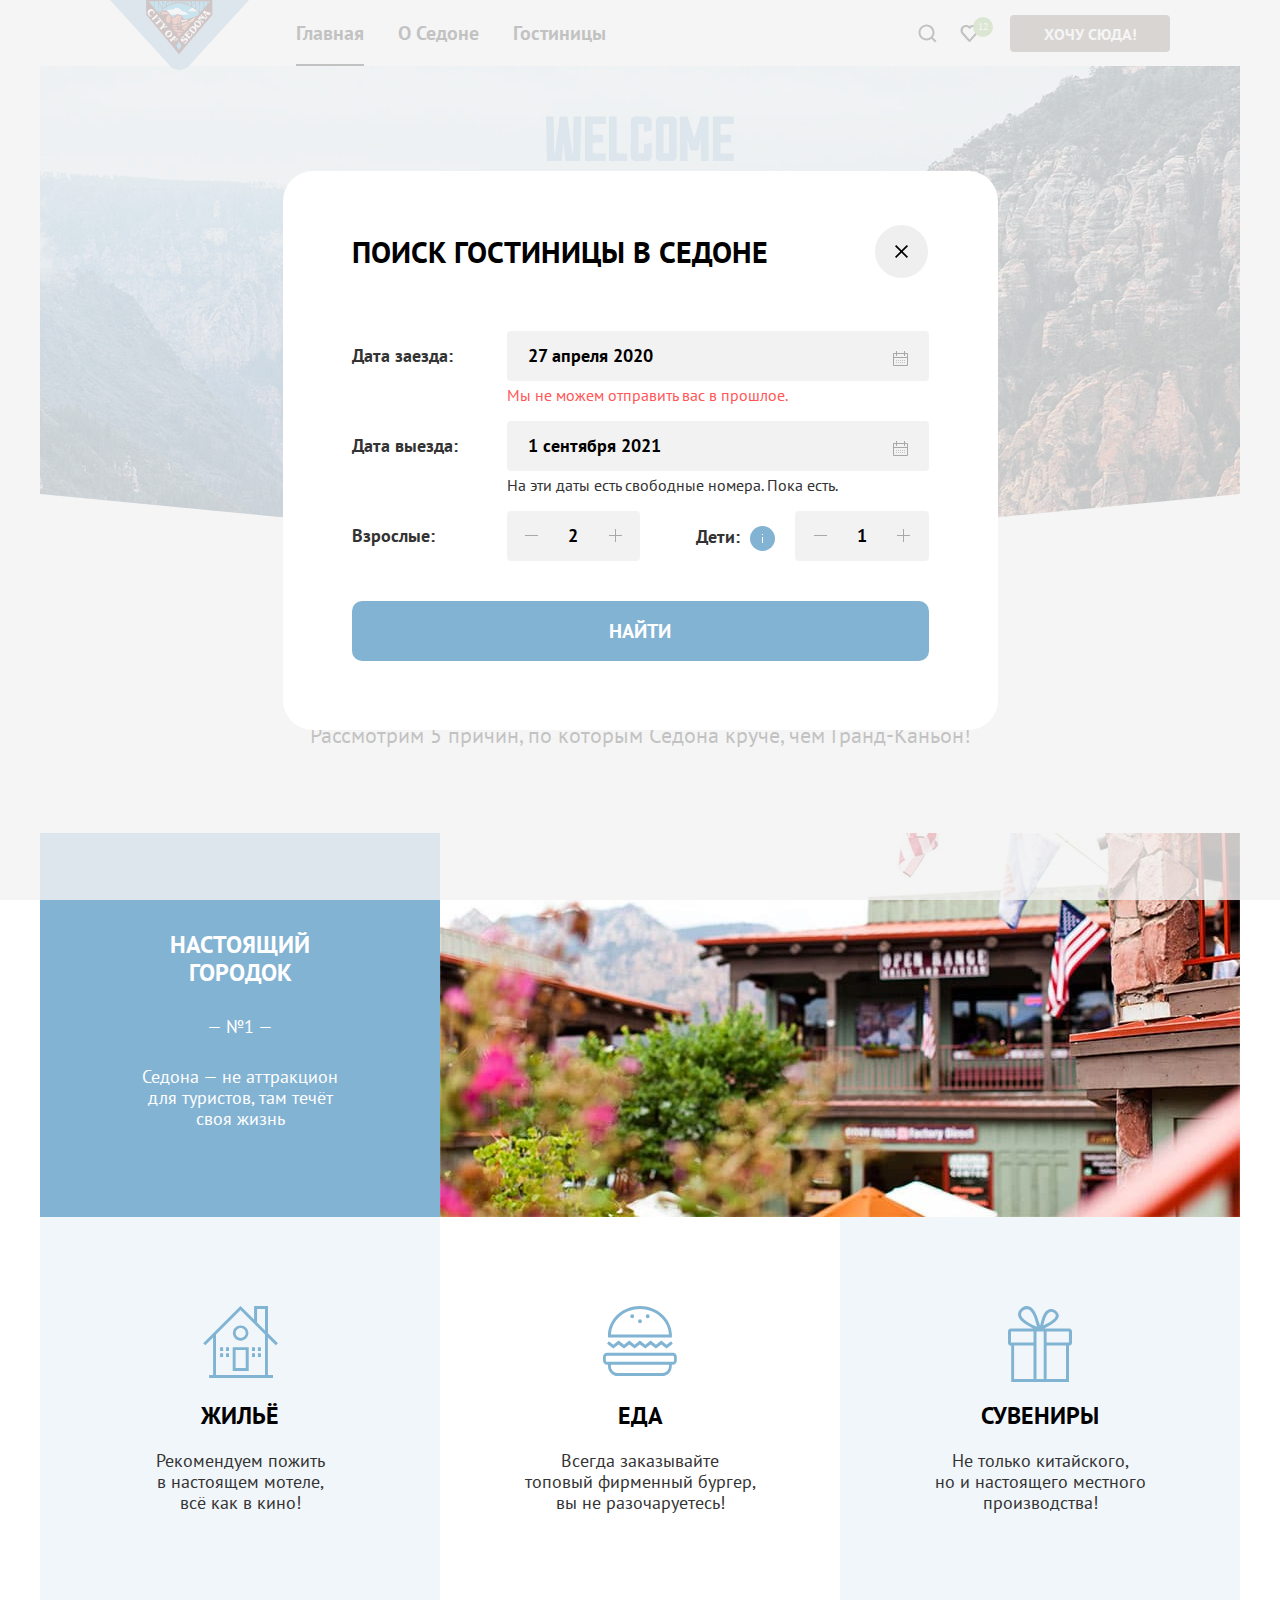
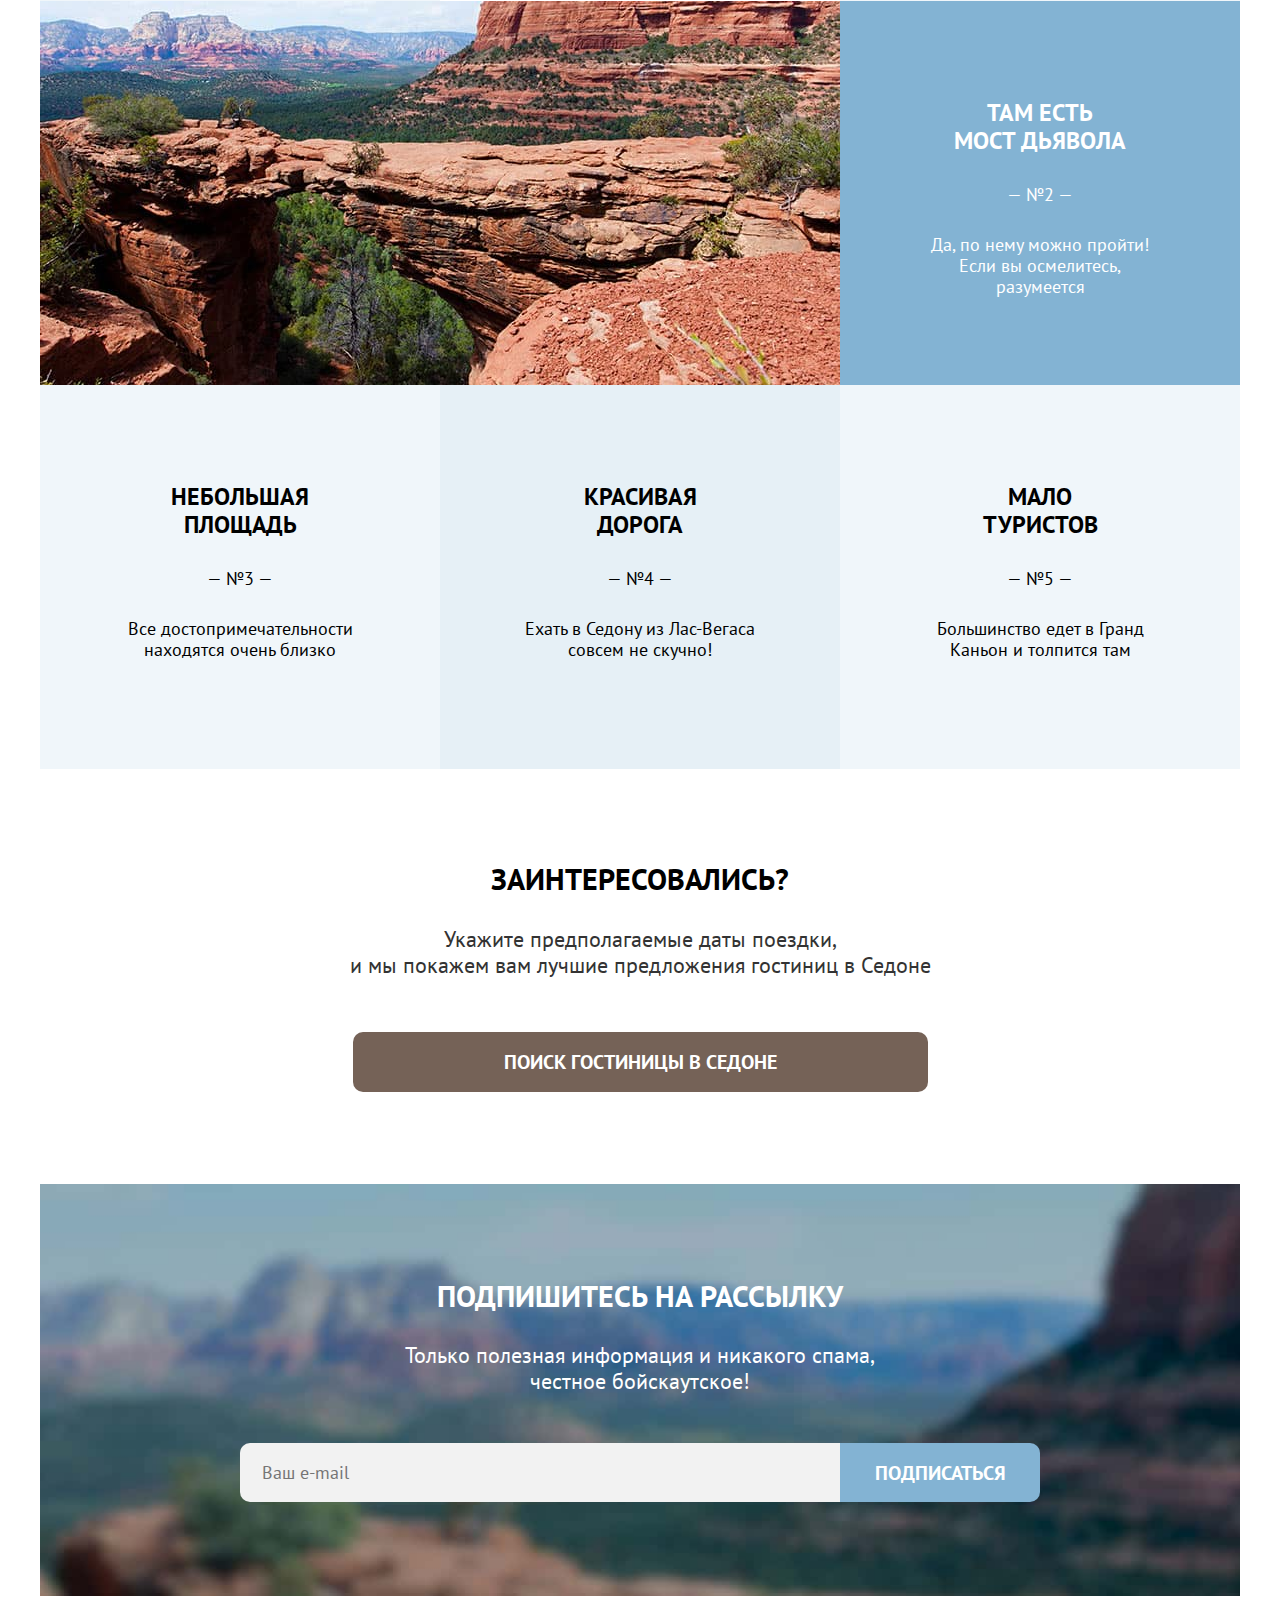
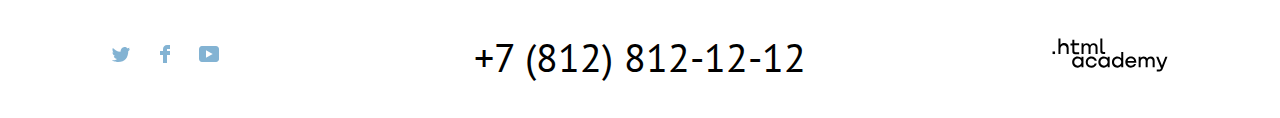
<file: index.html>
<!DOCTYPE html>
<html class="page" lang="ru">
  <head>
    <meta charset="UTF-8">
    <meta http-equiv="X-UA-Compatible" content="IE=edge">
    <meta name="viewport" content="width=<device-width>, initial-scale=1.0">
    <title>Sedona</title>
    <link rel="icon" type="images/png" sizes="32x32" href="images/favicon.png">
    <link rel="stylesheet" href="./css/style.css">
  </head>
  <body>
    <header class="page-header">
      <nav class="page-navigation">
        <a class="logo">
          <img src="./images/logo.svg" width="139" height="70" alt="Седона">
        </a>
        <ul class="navigation-list">
          <li class="navigation-item">
            <a class="navigation-link navigation-link-current">Главная</a>
          </li>
          <li class="navigation-item">
            <a href="#" class="navigation-link">О Седоне</a>
          </li>
          <li class="navigation-item">
            <a href="search-hotel.html" class="navigation-link">Гостиницы</a>
          </li>
        </ul>
        <ul class="navigation-list navigation-user">
          <li class="navigation-item">
            <a href="#" class="navigation-user-link">
              <svg class="icon-button" aria-hidden="true" focusable="false" xmlns="http://www.w3.org/2000/svg" width="19" height="19" viewBox="0 0 19 19">
                <path fill-rule="evenodd" clip-rule="evenodd" d="M18.5 17.0083L14.8 13.3287C15.8 12.0359 16.5 10.3453 16.5 8.4558C16.5 4.08011 12.9 0.5 8.5 0.5C4.1 0.5 0.5 4.17956 0.5 8.55525C0.5 12.9309 4.1 16.511 8.5 16.511C10.3 16.511 12 15.9144 13.4 14.8204L17.1 18.5L18.5 17.0083ZM8.5 14.5221C5.2 14.5221 2.5 11.837 2.5 8.55525C2.5 5.27348 5.2 2.5884 8.5 2.5884C11.8 2.5884 14.5 5.27348 14.5 8.55525C14.5 11.837 11.8 14.5221 8.5 14.5221Z"/>
              </svg>
              <span class="visually-hidden">Поиск</span>
            </a>
          </li>
          <li class="navigation-item">
            <a href="#" class="navigation-user-link">
              <svg class="icon-button" aria-hidden="true" focusable="false" xmlns="http://www.w3.org/2000/svg" width="19" height="17" viewBox="0 0 19 17">
                <path fill-rule="evenodd" clip-rule="evenodd" d="M9.444 17c-.301 0-.602-.1-.802-.4-5.416-6.1-6.72-7.5-7.02-7.9C.92 7.8.519 6.6.519 5.4c0-3 2.406-5.4 5.515-5.4 1.304 0 2.507.5 3.51 1.3C10.547.5 11.851 0 13.054 0c3.008 0 5.516 2.4 5.516 5.4 0 1.3-.502 2.5-1.304 3.4l-7.02 7.9c-.2.2-.401.3-.802.3ZM3.427 7.5c.3.4 3.51 4 6.117 6.9l6.218-7c.501-.5.702-1.2.702-2 0-1.8-1.505-3.3-3.31-3.3-1.002 0-2.005.5-2.707 1.3-.301.3-.602.4-.903.4-.3 0-.602-.2-.802-.4-.702-.8-1.705-1.3-2.708-1.3-1.805 0-3.31 1.5-3.31 3.3-.1.9.302 1.6.703 2.1-.1 0-.1 0 0 0Z"/>
              </svg>
              <span class="visually-hidden">Избранное</span>
              <span class="icon-button-counter">12</span>
            </a>
          </li>
          <li class="navigation-item">
            <a href="#" class="button button-secondary additional-menu-button">Хочу сюда!</a>
          </li>
        </ul>
      </nav>
    </header>
    <main class="main-container main-index">
      <div class="page-container">
        <div class="welcome">
          <h1 class="visually-hidden">Туристичкский город - Седона</h1>
        </div>
        <section class="advantages">
          <h2 class="visually-hidden">Преимущества</h2>
          <div class="advantages-content">
            <p class="section-title">Седона — небольшой городок в Аризоне, заслуживающий большего!</p>
            <p class="section-description">Рассмотрим 5 причин, по которым Седона круче, чем Гранд-Каньон!</p>
          </div>
          <ol class="advantages-list">
            <li class="advantages-item advantages-item-large">
              <div class="advantages-item-container">
                <h3 class="advantages-title">Настоящий<br>городок</h3>
                <p class="advantages-text">Седона — не аттракцион<br>для туристов, там течёт<br>своя жизнь</p>
              </div>
              <img class="advantages-pic" src="./images/photo-1.jpg" width="800" height="384" alt="Фото города Седона с заведениями">
              <ul class="advantages-list-inner">
                <li class="advantages-item-inner advantages-item-inner-home">
                  <h4 class="advantages-title">Жильё</h4>
                  <p class="advantages-text">Рекомендуем пожить<br>в настоящем мотеле,<br>всё как в кино!</p>
                </li>
                <li class="advantages-item-inner advantages-item-inner-food">
                  <h4 class="advantages-title">Еда</h4>
                  <p class="advantages-text">Всегда заказывайте<br>топовый фирменный бургер,<br>вы не разочаруетесь!</p>
                </li>
                <li class="advantages-item-inner advantages-item-inner-present">
                  <h4 class="advantages-title">Сувениры</h4>
                  <p class="advantages-text">Не только китайского,<br>но и настоящего местного<br>производства!</p>
                </li>
              </ul>
            </li>
            <li class="advantages-item advantages-item-large">
              <div class="advantages-item-container">
                <h3 class="advantages-title">Там есть<br>мост дьявола</h3>
                <p class="advantages-text">Да, по нему можно пройти!<br>Если вы осмелитесь,<br>разумеется</p>
              </div>
              <img class="advantages-pic" src="./images/photo-2.jpg" width="800" height="384" alt="Фото моста дьявола с горным пейзажем" >
            </li>
            <li class="advantages-item">
              <div class="advantages-item-container">
                <h3 class="advantages-title">Небольшая<br>площадь</h3>
                <p class="advantages-text">Все достопримечательности находятся очень близко</p>
              </div>
            </li>
            <li class="advantages-item">
              <div class="advantages-item-container">
                <h3 class="advantages-title">Красивая<br>дорога</h3>
                <p class="advantages-text">Ехать в Седону из Лас-Вегаса совсем не скучно!</p>
              </div>
            </li>
            <li class="advantages-item">
              <div class="advantages-item-container">
                <h3 class="advantages-title">Мало<br>туристов</h3>
                <p class="advantages-text">Большинство едет в Гранд<br>Каньон и толпится там</p>
              </div>
            </li>
          </ol>
        </section>
        <section class="search-hotel">
          <h2 class="visually-hidden">Поиск Гостиницы</h2>
          <p class="search-title">Заинтересовались?</p>
          <p class="search-text">Укажите предполагаемые даты поездки,<br>и мы покажем вам лучшие предложения гостиниц в Седоне</p>
          <a class="search-button button button-secondary button-large" href="search-hotel.html">Поиск гостиницы в Седоне</a>
        </section>
        <section class="maling maling-main">
          <h2 class="maling-title">Подпишитесь на рассылку</h2>
          <p class="maling-text">Только полезная информация и никакого спама,<br>честное бойскаутское!</p>
          <form class="maling-form" action="https://echo.htmlacademy.ru/" method="post">
            <p class="maling-field">
              <label class="visually-hidden" for="news-maling-email">Email</label>
              <input class="subscribe-field field" placeholder="Ваш e-mail" type="email" name="news-maling-email" id="news-maling-email" required>
              <button class="maling-button button button-large" type="submit">Подписаться</button>
            </p>
          </form>
        </section>
      </div>
    </main>
    <footer class="page-footer">
        <section class="footer-social">
          <h2 class="visually-hidden">Социальные сети</h2>
          <ul class="footer-social-list">
            <li class="footer-social-item">
              <a class="footer-social-link" href="https://twitter.com/htmlacademy_ru">
                <span class="visually-hidden">Твиттер</span>
                <svg class="footer-social-pic" aria-hidden="true" focusable="false" xmlns="http://www.w3.org/2000/svg" width="18" height="15" viewBox="0 0 18 15">
                  <path d="M11.6.2c1.8-.5 3.2.3 3.8 1.2.7-.2 1.4-.5 2.1-.7 0 .9-.6 1.5-.9 1.8.7.1 1.4-.6 1.4-.6-.2 1-1.1 1.8-1.7 2C16.1 10.7 13 15.1 5.7 15h-.5c-.4 0-4.4-.5-5.2-1.9 2.4.2 4.1-.4 5-1.2-1-.3-2.9-.4-3.2-2.9.4.1.6.2 1.3.1C1.8 8.3.4 7.5.5 5.3c.3.3 1.1.5 1.4.5C1.1 5.6-.2 2.5.9.9c1.9 1.9 4 3.6 7.6 3.8C8.7 2.3 9.7.8 11.6.2Z"/>
                </svg>
              </a>
            </li>
            <li class="footer-social-item">
              <a class="footer-social-link" href="https://www.facebook.com/htmlacademy">
                <span class="visually-hidden">Фейсбук</span>
                <svg class="footer-social-pic" aria-hidden="true" focusable="false" xmlns="http://www.w3.org/2000/svg" width="10" height="18" viewBox="0 0 10 18">
                  <path d="M7 0C4.8 0 3 1.8 3 4v2H0v4h3v8h4v-8h3V6H7V4h3V0H7Z"/>
                </svg>
              </a>
            </li>
            <li class="footer-social-item">
              <a class="footer-social-link" href="https://www.youtube.com/c/HTMLAcademyRUS">
                <span class="visually-hidden">Ютуб</span>
                <svg class="footer-social-pic" aria-hidden="true" focusable="false" xmlns="http://www.w3.org/2000/svg" width="20" height="16" viewBox="0 0 20 16">
                  <path d="M17 0H2.9C1.2 0 0 1.5 0 3.2v9.5C0 14.5 1.2 16 2.9 16h14.3c1.5 0 2.9-1.5 2.9-3.2V3.2C19.9 1.5 18.7 0 17 0ZM7 11.8V4.2L13.7 8 7 11.8Z"/>
                </svg>
              </a>
            </li>
          </ul>
          <h2 class="visually-hidden">Номер для связи</h2>
          <address class="footer-number">
            <a class="footer-number-tel" href="+78128121212">+7 (812) 812-12-12</a>
          </address>
          <h2 class="visually-hidden">Спонсор сайта</h2>
          <a class="footer-sponsor-link" href="https://htmlacademy.ru/">
            <svg class="footer-sponsor-pic" aria-hidden="true" focusable="false" xmlns="http://www.w3.org/2000/svg" width="116" height="34" viewBox="0 0 116 34">
              <path d="M0.550171 13.4498V16.0498H3.05017V13.4498H0.550171Z"/>
              <path d="M12.1506 5.0498C10.5506 5.0498 9.35056 5.7498 8.55056 6.7498H8.45056V0.549805H6.45056V16.0498H8.45056V10.7498C8.45056 8.64981 9.75056 7.1498 11.7506 7.1498C13.5506 7.1498 14.6506 8.5498 14.6506 10.3498V16.0498H16.6506V9.9498C16.7506 6.9498 14.8506 5.0498 12.1506 5.0498Z"/>
              <path d="M27.1506 5.3499H22.3506V1.6499H20.3506V5.4499H18.4506V7.4499H20.3506V13.4499C20.3506 15.1499 21.3506 16.1499 23.0506 16.1499H27.1506V14.1499H23.4506C22.7506 14.1499 22.3506 13.7499 22.3506 13.0499V7.3499H27.1506V5.3499Z"/>
              <path d="M41.6502 5.14978C40.0502 5.14978 38.7502 5.94978 38.1502 7.24978H38.0502C37.4502 6.04978 36.2502 5.14978 34.6502 5.14978C33.2502 5.14978 32.1502 5.94978 31.5502 6.94978H31.4502V5.34978H29.5502V15.9498H31.5502V10.5498C31.5502 8.54978 32.5502 7.04978 34.1502 7.04978C35.6502 7.04978 36.5502 8.04978 36.5502 9.64978V15.9498H38.5502V10.3498C38.5502 7.94978 39.9502 7.04978 41.1502 7.04978C42.6502 7.04978 43.5502 8.04978 43.5502 9.64978V15.9498H45.5502V9.44978C45.6502 6.94978 44.1502 5.14978 41.6502 5.14978Z"/>
              <path d="M48.35 13.2498C48.35 14.9498 49.35 15.9498 51.15 15.9498H53.15V13.9498H51.45C50.75 13.9498 50.35 13.5498 50.35 12.8498V0.549805H48.35V13.2498Z"/>
              <path d="M29.4498 20.2497C28.5498 19.1497 27.2498 18.4497 25.5498 18.4497C22.4498 18.4497 20.1498 20.7497 20.1498 24.0497C20.1498 27.3497 22.4498 29.6497 25.5498 29.6497C27.3498 29.6497 28.5498 28.8497 29.3498 27.7497H29.4498V29.3497H31.4498V18.7497H29.4498V20.2497ZM25.8498 27.6497C23.6498 27.6497 22.2498 26.0497 22.2498 24.0497C22.2498 22.0497 23.6498 20.4497 25.8498 20.4497C28.0498 20.4497 29.4498 22.0497 29.4498 24.0497C29.4498 25.9497 28.0498 27.6497 25.8498 27.6497Z"/>
              <path d="M44.7504 22.5497C44.2504 20.1497 42.1504 18.4497 39.3504 18.4497C35.9504 18.4497 33.7504 20.9497 33.7504 24.0497C33.7504 27.1497 35.9504 29.6497 39.3504 29.6497C42.1504 29.6497 44.2504 27.8497 44.7504 25.4497H42.6504C42.2504 26.7497 40.9504 27.7497 39.3504 27.7497C37.1504 27.7497 35.7504 26.1497 35.7504 24.1497C35.7504 22.1497 37.1504 20.5497 39.3504 20.5497C40.9504 20.5497 42.1504 21.5497 42.6504 22.7497H44.7504V22.5497Z"/>
              <path d="M55.65 20.2497C54.75 19.1497 53.45 18.4497 51.75 18.4497C48.65 18.4497 46.35 20.7497 46.35 24.0497C46.35 27.3497 48.65 29.6497 51.75 29.6497C53.55 29.6497 54.75 28.8497 55.55 27.7497H55.65V29.3497H57.65V18.7497H55.65V20.2497ZM52.05 27.6497C49.85 27.6497 48.45 26.0497 48.45 24.0497C48.45 22.0497 49.85 20.4497 52.05 20.4497C54.25 20.4497 55.65 22.0497 55.65 24.0497C55.65 25.9497 54.15 27.6497 52.05 27.6497Z"/>
              <path d="M69.2506 20.3497C68.3506 19.2497 67.0506 18.4497 65.3506 18.4497C62.2506 18.4497 59.9506 20.7497 59.9506 24.0497C59.9506 27.3497 62.1506 29.6497 65.3506 29.6497C67.0506 29.6497 68.3506 28.8497 69.1506 27.8497H69.2506V29.3497H71.2506V13.9497H69.2506V20.3497ZM65.6506 27.6497C63.4506 27.6497 62.0506 26.0497 62.0506 24.0497C62.0506 22.0497 63.4506 20.4497 65.6506 20.4497C67.8506 20.4497 69.2506 22.0497 69.2506 24.0497C69.1506 26.0497 67.7506 27.6497 65.6506 27.6497Z"/>
              <path d="M78.85 18.4497C75.55 18.4497 73.35 20.9497 73.35 24.0497C73.35 27.0497 75.45 29.6497 78.85 29.6497C81.35 29.6497 83.35 28.3497 84.05 26.0497H81.95C81.45 27.0497 80.35 27.6497 78.95 27.6497C77.05 27.6497 75.65 26.3497 75.55 24.7497H84.35C84.55 21.1497 82.35 18.4497 78.85 18.4497ZM78.85 20.3497C80.55 20.3497 81.85 21.3497 82.15 22.9497H75.65C75.95 21.4497 77.15 20.3497 78.85 20.3497Z"/>
              <path d="M98.7498 18.4497C97.1498 18.4497 95.8498 19.2497 95.1498 20.4497H95.0498C94.4498 19.2497 93.2498 18.4497 91.6498 18.4497C90.2498 18.4497 89.1498 19.1497 88.5498 20.2497V18.7497H86.6498V29.3497H88.6498V23.9497C88.6498 21.9497 89.6498 20.5497 91.2498 20.4497C92.7498 20.4497 93.6498 21.4497 93.6498 23.0497V29.3497H95.6498V23.7497C95.6498 21.3497 97.0498 20.4497 98.2498 20.4497C99.7498 20.4497 100.65 21.4497 100.65 23.0497V29.3497H102.65V22.8497C102.75 20.2497 101.25 18.4497 98.7498 18.4497Z"/>
              <path d="M109.95 27.5499L106.35 18.6499H104.15L108.95 30.2499C108.65 31.1499 108.25 31.4499 107.25 31.4499H104.75V33.4499H107.25C109.05 33.4499 110.05 32.6499 110.75 30.8499L115.45 18.6499H113.35L109.95 27.5499Z"/>
            </svg>
          </a>
        </section>
    </footer>
    <div class="modal-container">
      <div class="modal modal-search">
        <button class="modal-close-button" type="button">
          <span class="visually-hidden">Закрыть</span>
        </button>
        <section class="modal-content">
          <h2 class="modal-title">Поиск гостиницы в Седоне</h2>

          <form class="modal-form">
            <div class="modal-form-group modal-form-date">
              <label class="field-title" for="date-in">Дата заезда:</label>
              <input class="modal-form-field field modal-date-pic" type="text" id="date-in" name="date-in" placeholder="Укажите дату" value="27 апреля 2020" required>
              <span class="field-message field-message-error">Мы не можем отправить вас в прошлое.</span>
            </div>

            <div class="modal-form-group modal-form-date">
              <label class="field-title" for="date-out">Дата выезда:</label>
              <input class="modal-form-field field modal-date-pic" type="text" id="date-out" name="date-out" placeholder="Укажите дату" value="1 сентября 2021" required>
              <span class="field-message">На эти даты есть свободные номера. Пока есть.</span>
            </div>

            <div class="modal-form-group search-form-amount">
              <label class="field-title" for="adults">Взрослые:</label>
              <div class="number">
                <button class="number-button number-button-minus" type="button">
                  <span class="visually-hidden">Уменьшить количество</span>
                </button>
                <input class="modal-form-field field number-input" type="number" id="adults" name="adults" placeholder="0" value="2">
                <button class="number-button number-button-plus" type="button">
                  <span class="visually-hidden">Увеличить количество</span>
                </button>
              </div>
            </div>

            <div class="modal-form-group search-form-amount">
              <span class="field-title field-title-info">
                <label  for="children">Дети:</label>
                <span class="field-info">
                  <span class="field-info-text">
                    Укажите количество детей, которые будут с вами, возраст которых от 6 до 18 лет. Дети до 6 лет размещаются бесплатно.
                  </span>
                </span>
              </span>
              <div class="number">
                <button class="number-button number-button-minus" type="button">
                  <span class="visually-hidden">Уменьшить количество</span>
                </button>
                <input class="modal-form-field field number-input" type="number" id="children" name="children" placeholder="0" value="1">
                <button class="number-button number-button-plus" type="button">
                  <span class="visually-hidden">Увеличить количество</span>
                </button>
              </div>
            </div>
            <button class="modal-form-button button-large button" type="submit">Найти</button>
          </form>
        </section>
      </div>
    </div>
    <script src="./js/main.js"></script>
  </body>
</html>
</file>
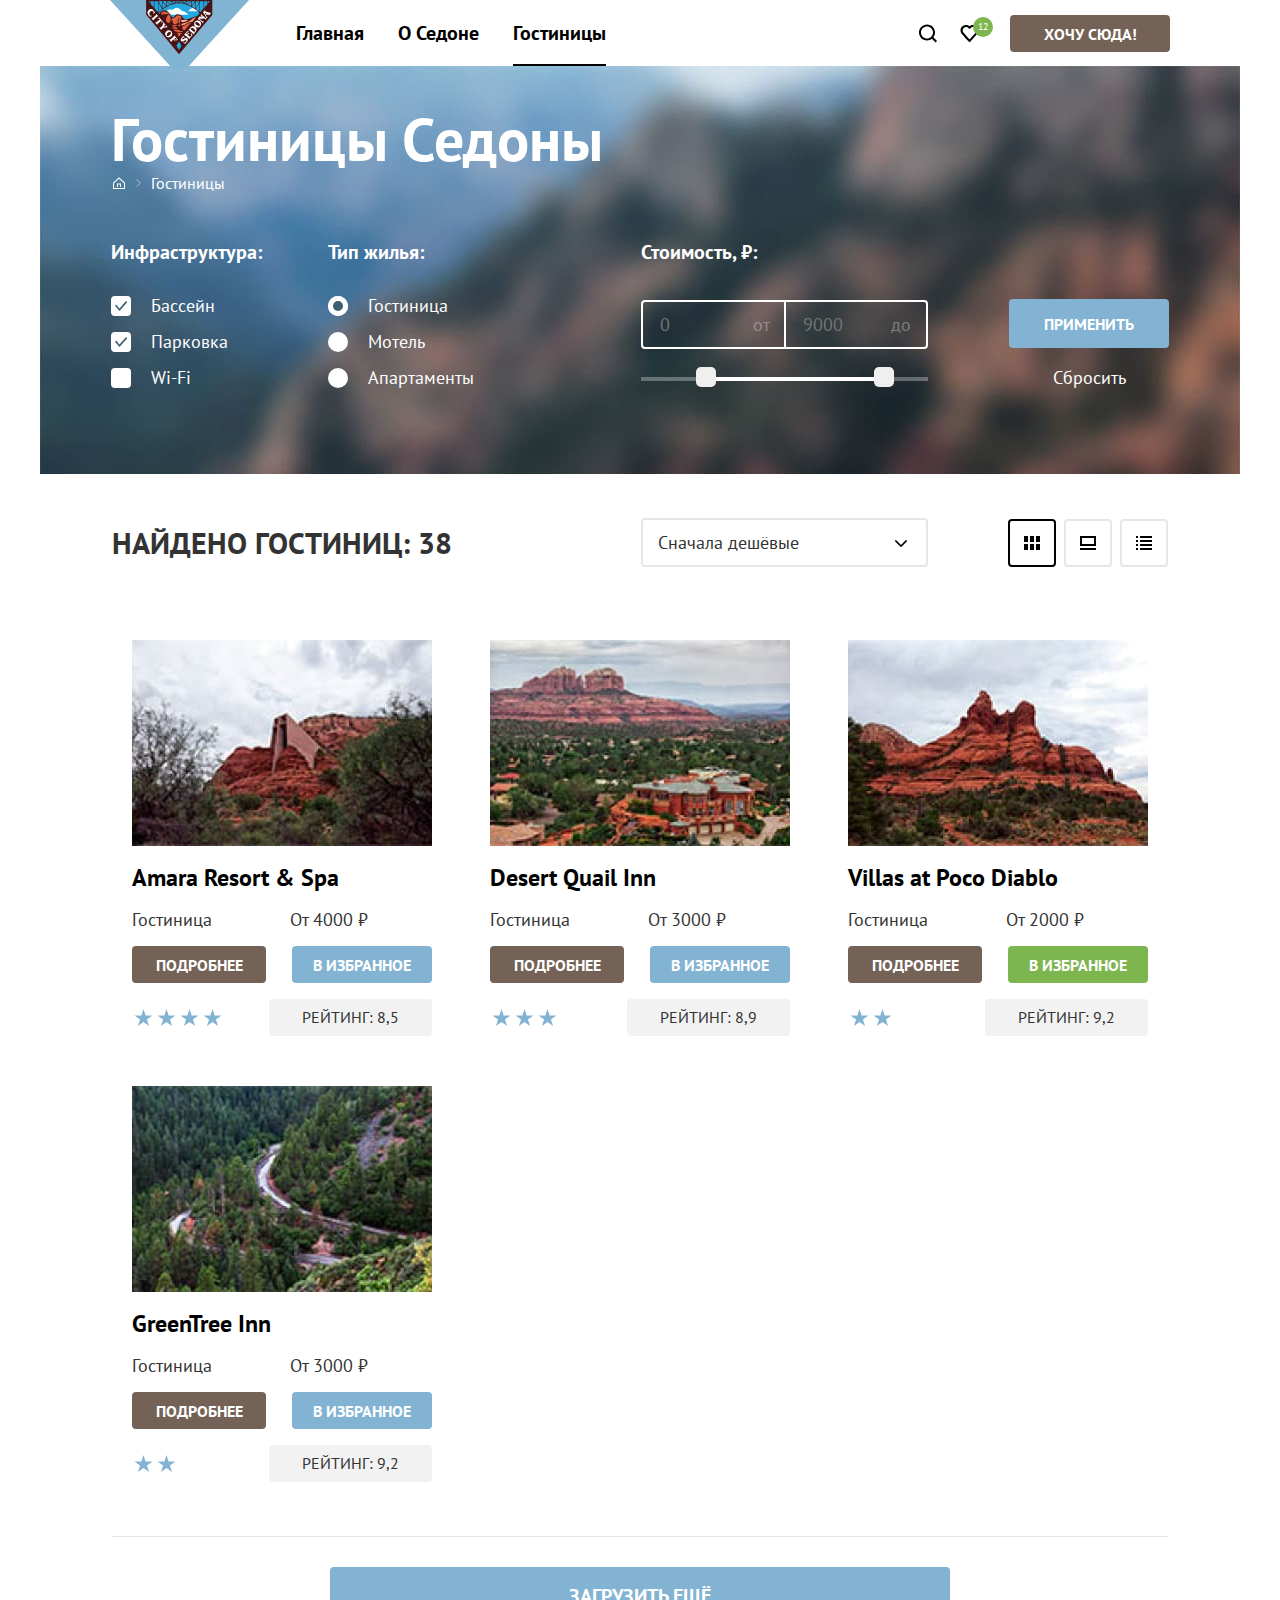
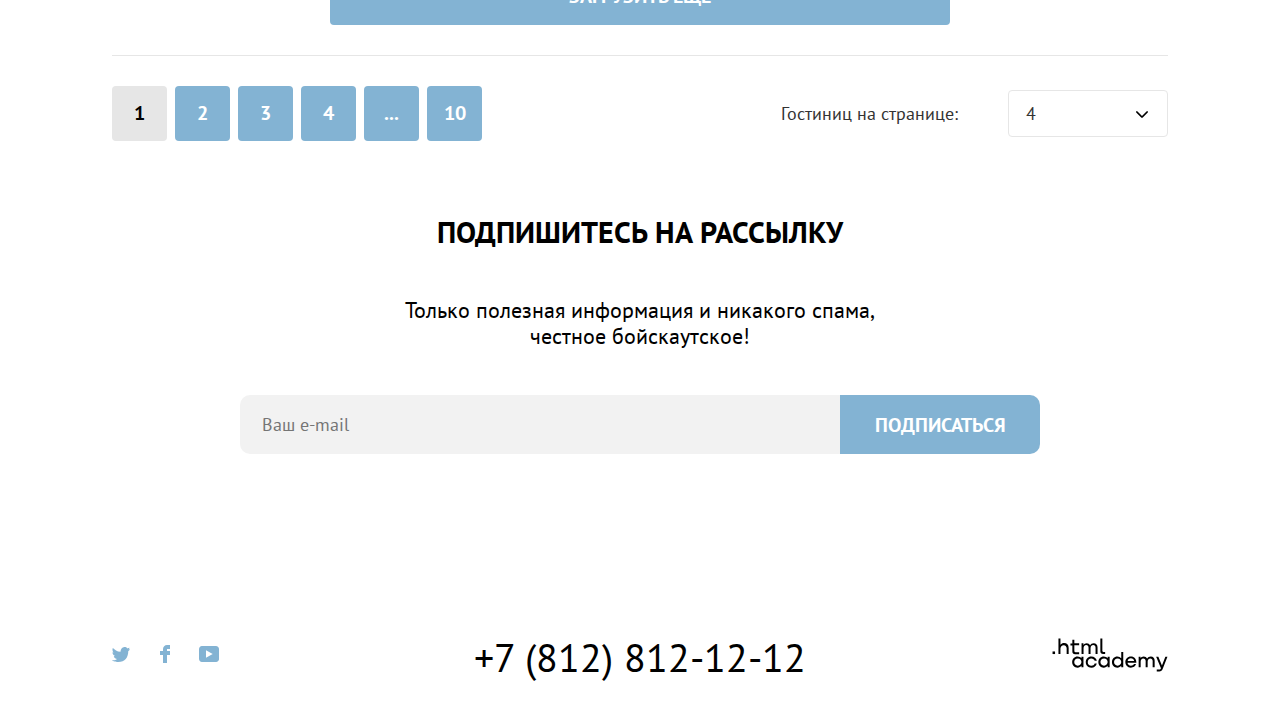
<file: search-hotel.html>
<!DOCTYPE html>
<html class="page" lang="ru">
  <head>
    <meta charset="UTF-8">
    <meta http-equiv="X-UA-Compatible" content="IE=edge">
    <meta name="viewport" content="width=device-width, initial-scale=1.0">
    <title>Search hotel Sedona</title>
    <link rel="icon" type="images/png" sizes="32x32" href="images/favicon.png">
    <link rel="stylesheet" href="./css/style.css">
  </head>
  <body>
    <header class="page-header">
      <nav class="page-navigation">
        <a class="logo">
          <img src="./images/logo.svg" width="139" height="70" alt="Седона">
        </a>
        <ul class="navigation-list">
          <li class="navigation-item">
            <a href="index.html" class="navigation-link">Главная</a>
          </li>
          <li class="navigation-item">
            <a href="#" class="navigation-link">О Седоне</a>
          </li>
          <li class="navigation-item">
            <a class="navigation-link navigation-link-current">Гостиницы</a>
          </li>
        </ul>
        <ul class="navigation-list navigation-user">
          <li class="navigation-item">
            <a href="#" class="navigation-user-link">
              <svg class="icon-button" aria-hidden="true" focusable="false" width="19" height="19" xmlns="http://www.w3.org/2000/svg">
                <path  d="m19.026 17.05-3.71-3.7c1.002-1.3 1.704-3 1.704-4.9 0-4.4-3.61-8-8.023-8C4.585.45.975 4.15.975 8.55c0 4.4 3.61 8 8.022 8 1.805 0 3.51-.6 4.914-1.7l3.71 3.7 1.405-1.5Zm-10.029-2.5c-3.309 0-6.017-2.7-6.017-6s2.708-6 6.017-6c3.31 0 6.017 2.7 6.017 6s-2.707 6-6.017 6Z"/>
              </svg>
              <span class="visually-hidden">Поиск</span>
            </a>
          </li>
          <li class="navigation-item">
            <a href="#" class="navigation-user-link">
              <svg class="icon-button" aria-hidden="true" focusable="false" xmlns="http://www.w3.org/2000/svg" width="19" height="17">
                <path d="M9.444 17c-.301 0-.602-.1-.802-.4-5.416-6.1-6.72-7.5-7.02-7.9C.92 7.8.519 6.6.519 5.4c0-3 2.406-5.4 5.515-5.4 1.304 0 2.507.5 3.51 1.3C10.547.5 11.851 0 13.054 0c3.008 0 5.516 2.4 5.516 5.4 0 1.3-.502 2.5-1.304 3.4l-7.02 7.9c-.2.2-.401.3-.802.3ZM3.427 7.5c.3.4 3.51 4 6.117 6.9l6.218-7c.501-.5.702-1.2.702-2 0-1.8-1.505-3.3-3.31-3.3-1.002 0-2.005.5-2.707 1.3-.301.3-.602.4-.903.4-.3 0-.602-.2-.802-.4-.702-.8-1.705-1.3-2.708-1.3-1.805 0-3.31 1.5-3.31 3.3-.1.9.302 1.6.703 2.1-.1 0-.1 0 0 0Z"/>
              </svg>
              <span class="visually-hidden">Избранное</span>
              <span class="icon-button-counter">12</span>
            </a>
          </li>
          <li class="navigation-item">
            <a href="#" class="button button-secondary additional-menu-button">Хочу сюда!</a>
          </li>
        </ul>
      </nav>
    </header>

    <main class="main-search-hotel">
      <div class="page-container">
        <div class="main-header">
          <h1 class="search-hotel-title">Гостиницы Седоны</h1>
          <ul class="breadcrumbs-list">
            <li class="breadcrumbs-item">
              <a class="breadcrumbs-item-link" href="index.html">
                <svg class="search-icon-button" aria-hidden="true" focusable="false" xmlns="http://www.w3.org/2000/svg" width="12" height="12" viewBox="0 0 12 12">
                  <path d="M6 .3 0 5.8V12h12V5.8L6 .3ZM11 11H1V6.2l5-4.5 5 4.5V11Z"/>
                  <path d="M4 10h1V7.5h2V10h1V6.5H4V10Z"/>
                </svg>
                <span class="visually-hidden">Главная</span>
              </a>
            </li>
            <li class="breadcrumbs-item">
              <a class="breadcrumbs-item-link">Гостиницы</a>
            </li>
          </ul>
          <section class="search-hotel-products">
            <h2 class="visually-hidden">Список гостиниц с фильтрами</h2>
            <form class="hotel-filter" action="https://echo.htmlacademy.ru/" method="post">
              <fieldset class="hotel-filter-group">
                <legend class="filter-title">Инфраструктура:</legend>
                <ul class="filter-list">
                  <li class="filter-item">
                    <label class="filter-item-title">
                      <input class="visually-hidden filter-item-input" type="checkbox" name="pool" checked>
                      <span class="filter-mark"></span>
                      <span class="filter-label">Бассейн</span>
                    </label>
                  </li>
                  <li class="filter-item">
                    <label class="filter-item-title">
                      <input class="visually-hidden filter-item-input" type="checkbox" name="parking" checked>
                      <span class="filter-mark"></span>
                      <span class="filter-label">Парковка</span>
                    </label>
                  </li>
                  <li class="filter-item">
                    <label class="filter-item-title">
                      <input class="visually-hidden filter-item-input" type="checkbox" name="Wi-Fi">
                      <span class="filter-mark"></span>
                      <span class="filter-label">Wi-Fi</span>
                    </label>
                  </li>
                </ul>
              </fieldset>
              <fieldset class="hotel-filter-group">
                <legend class="filter-title">Тип жилья:</legend>
                <ul class="filter-list">
                  <li class="filter-item">
                    <label class="filter-item-title">
                      <input class="visually-hidden filter-item-input" type="radio" name="product-group" value="hotel" checked>
                      <span class="filter-mark"></span>
                      <span class="filter-label">Гостиница</span>
                    </label>
                  </li>
                  <li class="filter-item">
                    <label class="filter-item-title">
                      <input class="visually-hidden filter-item-input" type="radio" name="product-group" value="motel">
                      <span class="filter-mark"></span>
                      <span class="filter-label">Мотель</span>
                    </label>
                  </li>
                  <li class="filter-item">
                    <label class="filter-item-title">
                      <input class="visually-hidden filter-item-input" type="radio" name="product-group" value="apartaments">
                      <span class="filter-mark"></span>
                      <span class="filter-label">Апартаменты</span>
                    </label>
                  </li>
                </ul>
              </fieldset>
              <fieldset class="hotel-filter-group hotel-filter-price">
                <legend class="filter-title">Стоимость, ₽:</legend>
                <div class="range">
                  <div class="range-labels">
                    <label class="range-label">
                      <span class="range-title">от</span>
                      <input class="range-input" type="number" name="price-min" placeholder="0" max=10000 step="100">
                    </label>
                    <label class="range-label">
                      <span class="range-title">до</span>
                      <input class="range-input" type="number" name="price-max" placeholder="9000" max="10000" step="100">
                    </label>
                  </div>
                  <div class="range-slider">
                    <div class="price-slider" style="left: 55px; right: 34px">
                      <button class="range-toggle toggle-min" type="button">
                        <span class="visually-hidden">Изменить минимальную цену</span>
                      </button>
                      <button class="range-toggle toggle-max" type="button">
                        <span class="visually-hidden">Изменить максимальную цену</span>
                      </button>
                    </div>
                  </div>
                </div>
              </fieldset>
              <div class="filter-buttons">
                <button class="button filter-button" type="submit">Применить</button>
                <button class="filter-reset" type="reset">Сбросить</button>
              </div>
            </form>
          </section>
        </div>
        <section class="hotel-sorting">
          <h2 class="visually-hidden">Результат поиска</h2>
          <div class="catalog-sort">
            <span class="sorting-result">Найдено гостиниц: 38</span>
            <h3 class="visually-hidden" hidden>Сортировка и отображение</h3>
            <details class="catalog-select">
              <summary class="sorting-button">Сначала дешёвые</summary>
              <ul class="sorting-button-list">
                <li class="sorting-button-item">
                  <a class="sorting-button-link sorting-button-link-active" href="#">Сначала дешёвые</a>
                </li>
                <li class="sorting-button-item">
                  <a class="sorting-button-link" href="#">Сначала дорогие</a>
                </li>
                <li class="sorting-button-item">
                  <a class="sorting-button-link" href="#">Сначала популярые</a>
                </li>
                <li class="sorting-button-item">
                  <a class="sorting-button-link" href="#">Сначала комфортные</a>
                </li>
              </ul>
            </details>
            <ul class="view-list">
              <li class="view-item view-item-active">
                <a class="view-link view-link-card">
                  <span class="visually-hidden">Карточками</span>
                </a>
              </li>
              <li class="view-item">
                <a class="view-link view-link-slider" href="#">
                  <span class="visually-hidden">Слайдами</span>
                </a>
              </li>
              <li class="view-item">
                <a class="view-link view-link-list" href="#">
                  <span class="visually-hidden">Списком</span>
                </a>
              </li>
            </ul>
          </div>

          <h3 class="visually-hidden">Список гостиниц</h3>

          <ul class="hotel-card-list">
            <li class="hotel-card-item">
              <a class="hotel-card-link" href="#">
                <h4 class="hotel-card-title">
                  Amara Resort & Spa
                </h4>
              </a>
              <img class="hotel-card-photo" src="./images/hotel/hotel-1.jpg" width="300" height="206" alt="Фото гостиницы в коньёне">
              <p class="hotel-card-description">
                <span class="hotel-card-description-text">Гостиница</span>
                <span class="hotel-card-description-text">От 4000 ₽</span>
              </p>
              <a class="card-more button button-secondary" href="#">Подробнее</a>
              <a class="card-chosen button" href="#">В избранное</a>
              <p class="rating-star star star-four">
                <span class="visually-hidden">4 звезды</span>
              </p>
              <p class="rating-middle">Рейтинг: 8,5</p>
            </li>
            <li class="hotel-card-item">
              <a class="hotel-card-link" href="#">
                <h4 class="hotel-card-title">
                  Desert Quail Inn
                </h4>
              </a>
              <img class="hotel-card-photo" src="./images/hotel/hotel-2.jpg" width="300" height="206" alt="Фото отеля на фоне коньёна">
              <p class="hotel-card-description">
                <span class="hotel-card-description-text">Гостиница</span>
                <span class="hotel-card-description-text">От 3000 ₽</span>
              </p>
              <a class="card-more button button-secondary" href="#">Подробнее</a>
              <a class="card-chosen button" href="#">В избранное</a>
              <p class="rating-star star star-three">
                <span class="visually-hidden">3 звезды</span>
              </p>
              <p class="rating-middle">Рейтинг: 8,9</p>
            </li>
            <li class="hotel-card-item">
              <a class="hotel-card-link" href="#">
                <h4 class="hotel-card-title">
                  Villas at Poco Diablo
                </h4>
              </a>
              <img class="hotel-card-photo" src="./images/hotel/hotel-3.jpg" width="300" height="206" alt="Фото коньёна">
              <p class="hotel-card-description">
                <span class="hotel-card-description-text">Гостиница</span>
                <span class="hotel-card-description-text">От 2000 ₽</span>
              </p>
              <a class="card-more button button-secondary" href="#">Подробнее</a>
              <a class="card-chosen button button-success" href="#">В избранное</a>
              <p class="rating-star star star-two">
                <span class="visually-hidden">2 звезды</span>
              </p>
              <p class="rating-middle">Рейтинг: 9,2</p>
            </li>
            <li class="hotel-card-item">
              <a class="hotel-card-link" href="#">
                <h4 class="hotel-card-title">
                  GreenTree Inn
                </h4>
              </a>
              <img class="hotel-card-photo" src="./images/hotel/hotel-4.jpg" width="300" height="206" alt="Фото дороги проходящей через лес">
              <p class="hotel-card-description">
                <span class="hotel-card-description-text">Гостиница</span>
                <span class="hotel-card-description-text">От 3000 ₽</span>
              </p>
              <a class="card-more button button-secondary" href="#">Подробнее</a>
              <a class="card-chosen button" href="#">В избранное</a>
              <p class="rating-star star star-two">
                <span class="visually-hidden">2 звезды</span>
              </p>
              <p class="rating-middle">Рейтинг: 9,2</p>
            </li>
          </ul>

          <div class="pagination">
            <button class="button pagination-button button-large" type="button">Загрузить ещё</button>
            <div class="pagination-nav">
              <h3 class="visually-hidden">Список страниц</h3>
              <ul class="pagination-list">
                <li class="pagination-item pagination-item-action">
                  <a class="pagination-link">1</a>
                </li>
                <li class="pagination-item">
                  <a class="pagination-link" href="#">2</a>
                </li>
                <li class="pagination-item">
                  <a class="pagination-link" href="#">3</a>
                </li>
                <li class="pagination-item">
                  <a class="pagination-link" href="#">4</a>
                </li>
                <li class="pagination-item">
                  <a class="pagination-link" href="#">...</a>
                </li>
                <li class="pagination-item">
                  <a class="pagination-link" href="#">10</a>
                </li>
              </ul>
              <div class="pagination-select">
                <p class="pagination-label">Гостиниц на странице:</p>
                <details class="select">
                  <summary class="select-button">4</summary>
                  <ul class="select-list">
                    <li class="select-item">
                      <a class="select-option" href="#">5</a>
                    </li>
                    <li class="select-item">
                      <a class="select-option" href="#">6</a>
                    </li>
                    <li class="select-item">
                      <a class="select-option" href="#">9</a>
                    </li>
                    <li class="select-item">
                      <a class="select-option" href="#">12</a>
                    </li>
                  </ul>
                </details>
              </div>
            </div>
          </div>
        </section>
        <section class="maling">
          <h2 class="maling-title maling-catalog-title">Подпишитесь на рассылку</h2>
          <p class="maling-text">Только полезная информация и никакого спама,<br>честное бойскаутское!</p>
          <form class="maling-form maling-catalog-form" action="https://echo.htmlacademy.ru/" method="post">
              <p class="maling-field">
                  <label class="visually-hidden" for="news-maling-email">Email</label>
                  <input class="subscribe-field field" placeholder="Ваш e-mail" type="email" name="news-maling-email" id="news-maling-email" required>
                  <button class="button maling-button button-large" type="submit">Подписаться</button>
              </p>
          </form>
        </section>
      </div>
    </main>

    <footer class="page-footer">
      <section class="footer-social">
        <h2 class="visually-hidden">Социальные сети</h2>
        <ul class="footer-social-list">
          <li class="footer-social-item">
            <a class="footer-social-link" href="https://twitter.com/htmlacademy_ru">
              <span class="visually-hidden">Твиттер</span>
              <svg class="footer-social-pic" aria-hidden="true" focusable="false" xmlns="http://www.w3.org/2000/svg" width="18" height="15" viewBox="0 0 18 15">
                <path d="M11.6.2c1.8-.5 3.2.3 3.8 1.2.7-.2 1.4-.5 2.1-.7 0 .9-.6 1.5-.9 1.8.7.1 1.4-.6 1.4-.6-.2 1-1.1 1.8-1.7 2C16.1 10.7 13 15.1 5.7 15h-.5c-.4 0-4.4-.5-5.2-1.9 2.4.2 4.1-.4 5-1.2-1-.3-2.9-.4-3.2-2.9.4.1.6.2 1.3.1C1.8 8.3.4 7.5.5 5.3c.3.3 1.1.5 1.4.5C1.1 5.6-.2 2.5.9.9c1.9 1.9 4 3.6 7.6 3.8C8.7 2.3 9.7.8 11.6.2Z"/>
              </svg>
            </a>
          </li>
          <li class="footer-social-item">
            <a class="footer-social-link" href="https://www.facebook.com/htmlacademy">
              <span class="visually-hidden">Фейсбук</span>
              <svg class="footer-social-pic" aria-hidden="true" focusable="false" xmlns="http://www.w3.org/2000/svg" width="10" height="18" viewBox="0 0 10 18">
                <path d="M7 0C4.8 0 3 1.8 3 4v2H0v4h3v8h4v-8h3V6H7V4h3V0H7Z"/>
              </svg>
            </a>
          </li>
          <li class="footer-social-item">
            <a class="footer-social-link" href="https://www.youtube.com/c/HTMLAcademyRUS">
              <span class="visually-hidden">Ютуб</span>
              <svg class="footer-social-pic" aria-hidden="true" focusable="false" xmlns="http://www.w3.org/2000/svg" width="20" height="16" viewBox="0 0 20 16">
                <path d="M17 0H2.9C1.2 0 0 1.5 0 3.2v9.5C0 14.5 1.2 16 2.9 16h14.3c1.5 0 2.9-1.5 2.9-3.2V3.2C19.9 1.5 18.7 0 17 0ZM7 11.8V4.2L13.7 8 7 11.8Z"/>
              </svg>
            </a>
          </li>
        </ul>
        <h2 class="visually-hidden">Номер для связи</h2>
        <address class="footer-number">
          <a class="footer-number-tel" href="+78128121212">+7 (812) 812-12-12</a>
        </address>
        <h2 class="visually-hidden">Спонсор сайта</h2>
        <a class="footer-sponsor-link" href="https://htmlacademy.ru/">
          <svg class="footer-sponsor-pic" aria-hidden="true" focusable="false" xmlns="http://www.w3.org/2000/svg" width="116" height="34" viewBox="0 0 116 34">
            <path d="M0.550171 13.4498V16.0498H3.05017V13.4498H0.550171Z"/>
            <path d="M12.1506 5.0498C10.5506 5.0498 9.35056 5.7498 8.55056 6.7498H8.45056V0.549805H6.45056V16.0498H8.45056V10.7498C8.45056 8.64981 9.75056 7.1498 11.7506 7.1498C13.5506 7.1498 14.6506 8.5498 14.6506 10.3498V16.0498H16.6506V9.9498C16.7506 6.9498 14.8506 5.0498 12.1506 5.0498Z"/>
            <path d="M27.1506 5.3499H22.3506V1.6499H20.3506V5.4499H18.4506V7.4499H20.3506V13.4499C20.3506 15.1499 21.3506 16.1499 23.0506 16.1499H27.1506V14.1499H23.4506C22.7506 14.1499 22.3506 13.7499 22.3506 13.0499V7.3499H27.1506V5.3499Z"/>
            <path d="M41.6502 5.14978C40.0502 5.14978 38.7502 5.94978 38.1502 7.24978H38.0502C37.4502 6.04978 36.2502 5.14978 34.6502 5.14978C33.2502 5.14978 32.1502 5.94978 31.5502 6.94978H31.4502V5.34978H29.5502V15.9498H31.5502V10.5498C31.5502 8.54978 32.5502 7.04978 34.1502 7.04978C35.6502 7.04978 36.5502 8.04978 36.5502 9.64978V15.9498H38.5502V10.3498C38.5502 7.94978 39.9502 7.04978 41.1502 7.04978C42.6502 7.04978 43.5502 8.04978 43.5502 9.64978V15.9498H45.5502V9.44978C45.6502 6.94978 44.1502 5.14978 41.6502 5.14978Z"/>
            <path d="M48.35 13.2498C48.35 14.9498 49.35 15.9498 51.15 15.9498H53.15V13.9498H51.45C50.75 13.9498 50.35 13.5498 50.35 12.8498V0.549805H48.35V13.2498Z"/>
            <path d="M29.4498 20.2497C28.5498 19.1497 27.2498 18.4497 25.5498 18.4497C22.4498 18.4497 20.1498 20.7497 20.1498 24.0497C20.1498 27.3497 22.4498 29.6497 25.5498 29.6497C27.3498 29.6497 28.5498 28.8497 29.3498 27.7497H29.4498V29.3497H31.4498V18.7497H29.4498V20.2497ZM25.8498 27.6497C23.6498 27.6497 22.2498 26.0497 22.2498 24.0497C22.2498 22.0497 23.6498 20.4497 25.8498 20.4497C28.0498 20.4497 29.4498 22.0497 29.4498 24.0497C29.4498 25.9497 28.0498 27.6497 25.8498 27.6497Z"/>
            <path d="M44.7504 22.5497C44.2504 20.1497 42.1504 18.4497 39.3504 18.4497C35.9504 18.4497 33.7504 20.9497 33.7504 24.0497C33.7504 27.1497 35.9504 29.6497 39.3504 29.6497C42.1504 29.6497 44.2504 27.8497 44.7504 25.4497H42.6504C42.2504 26.7497 40.9504 27.7497 39.3504 27.7497C37.1504 27.7497 35.7504 26.1497 35.7504 24.1497C35.7504 22.1497 37.1504 20.5497 39.3504 20.5497C40.9504 20.5497 42.1504 21.5497 42.6504 22.7497H44.7504V22.5497Z"/>
            <path d="M55.65 20.2497C54.75 19.1497 53.45 18.4497 51.75 18.4497C48.65 18.4497 46.35 20.7497 46.35 24.0497C46.35 27.3497 48.65 29.6497 51.75 29.6497C53.55 29.6497 54.75 28.8497 55.55 27.7497H55.65V29.3497H57.65V18.7497H55.65V20.2497ZM52.05 27.6497C49.85 27.6497 48.45 26.0497 48.45 24.0497C48.45 22.0497 49.85 20.4497 52.05 20.4497C54.25 20.4497 55.65 22.0497 55.65 24.0497C55.65 25.9497 54.15 27.6497 52.05 27.6497Z"/>
            <path d="M69.2506 20.3497C68.3506 19.2497 67.0506 18.4497 65.3506 18.4497C62.2506 18.4497 59.9506 20.7497 59.9506 24.0497C59.9506 27.3497 62.1506 29.6497 65.3506 29.6497C67.0506 29.6497 68.3506 28.8497 69.1506 27.8497H69.2506V29.3497H71.2506V13.9497H69.2506V20.3497ZM65.6506 27.6497C63.4506 27.6497 62.0506 26.0497 62.0506 24.0497C62.0506 22.0497 63.4506 20.4497 65.6506 20.4497C67.8506 20.4497 69.2506 22.0497 69.2506 24.0497C69.1506 26.0497 67.7506 27.6497 65.6506 27.6497Z"/>
            <path d="M78.85 18.4497C75.55 18.4497 73.35 20.9497 73.35 24.0497C73.35 27.0497 75.45 29.6497 78.85 29.6497C81.35 29.6497 83.35 28.3497 84.05 26.0497H81.95C81.45 27.0497 80.35 27.6497 78.95 27.6497C77.05 27.6497 75.65 26.3497 75.55 24.7497H84.35C84.55 21.1497 82.35 18.4497 78.85 18.4497ZM78.85 20.3497C80.55 20.3497 81.85 21.3497 82.15 22.9497H75.65C75.95 21.4497 77.15 20.3497 78.85 20.3497Z"/>
            <path d="M98.7498 18.4497C97.1498 18.4497 95.8498 19.2497 95.1498 20.4497H95.0498C94.4498 19.2497 93.2498 18.4497 91.6498 18.4497C90.2498 18.4497 89.1498 19.1497 88.5498 20.2497V18.7497H86.6498V29.3497H88.6498V23.9497C88.6498 21.9497 89.6498 20.5497 91.2498 20.4497C92.7498 20.4497 93.6498 21.4497 93.6498 23.0497V29.3497H95.6498V23.7497C95.6498 21.3497 97.0498 20.4497 98.2498 20.4497C99.7498 20.4497 100.65 21.4497 100.65 23.0497V29.3497H102.65V22.8497C102.75 20.2497 101.25 18.4497 98.7498 18.4497Z"/>
            <path d="M109.95 27.5499L106.35 18.6499H104.15L108.95 30.2499C108.65 31.1499 108.25 31.4499 107.25 31.4499H104.75V33.4499H107.25C109.05 33.4499 110.05 32.6499 110.75 30.8499L115.45 18.6499H113.35L109.95 27.5499Z"/>
          </svg>
        </a>
      </section>
    </footer>
  </body>
</html>
</file>
<file: css/style.css>
@font-face {
  font-family: "PT Sans";
  font-style: normal;
  font-weight: 400;
  src: url("../fonts/ptsans-400.woff2") format("woff2");
  font-display: swap;
}

@font-face {
  font-family: "PT sans";
  font-style: normal;
  font-weight: 700;
  src: url("../fonts/ptsans-700.woff2") format("woff2");
  font-display: swap;
}

*,
*::before,
*::after {
  box-sizing: border-box;
}

.page {
  height: 100%;
  background-color: #f2f2f2;
}

body {
  margin: 0 auto;
  display: flex;
  flex-direction: column;
  min-height: 100%;
  min-width: 1200px;
  font-family: "PT sans", sans-serif;
  font-size: 18px;
  line-height: 21px;
  background-color: #ffffff;
  color: #333333;
  box-shadow: 0 0 15px rgba(0, 0, 0, 0.2);
}

img {
  max-width: 100%;
  object-fit: contain;
}

.visually-hidden {
  position: absolute;
  width: 1px;
  height: 1px;
  margin: -1px;
  padding: 0;
  border: 0;
  clip: rect(0 0 0 0);
  overflow: hidden;
}

/* button */

.button {
  display: inline-block;
  color:#ffffff;
  background-color: #83B3D3;
  border: none;
  border-radius: 4px;
  padding: 7px 15px 6px;
  font-family: inherit;
  font-size: 16px;
  font-weight: 700;
  text-align: center;
  text-transform: uppercase;
  text-decoration: none;
  line-height: 24px;
}

.button:hover {
  background-color: #68A2CA;
}

.button:active {
  color: rgba(255, 255, 255, 0.3);
  background-color: #68A2CA;
}

.button:focus:not(:active) {
  outline: 3px solid #615048;
  outline-offset: 0;
}

.button-secondary {
  background-color: #756257;
}

.button-secondary:hover {
  background-color: #615048;
}

.button-secondary:active {
  color: rgba(255, 255, 255, 0.3);
  background-color: #615048;
}

.button-secondary:focus:not(:active) {
  outline: 3px solid #83B3D3;
  outline-offset: 0;
}

.button-large {
  font-size: 20px;
  border-radius: 10px;
}

.button-success {
  background-color: #7db54f;
}

.button-success:hover {
  background-color: #6c9e42;
}

.button-success:active {
  background-color: #6c9e42;
}

.button-success:focus:not(:active) {
  background-color: #6c9e42;
}

.page-header {
  color: #000000;
  background-color: #ffffff;
}

.page-navigation {
  display: flex;
  width: 1060px;
  margin: 0 auto;
}

.logo {
  width: 140px;
  position: relative;
  z-index: 1;
  margin-right: 30px;
  margin-bottom: -10px;
}

.navigation-list {
  display: flex;
  flex-wrap: wrap;
  align-items: center;
  margin: 0;
  padding: 0;
  width: 570px;
  list-style-type: none;
}

.navigation-link {
  display: block;
  position: relative;
  padding: 20px 17px;
  font-family: "PT sans", sans-serif;
  font-size: 20px;
  line-height: 26px;
  font-weight: 700;
  text-align: center;
  color: #000000;
  background-color: #ffffff;
  text-decoration: none;
}

.navigation-link:hover:not(.navigation-link-current) {
  color: #756257;
}

.navigation-link:active:not(.navigation-link-current) {
  opacity: 0.3;
}

.navigation-link-current::after {
  content: "";
  position:absolute;
  height: 2px;
  right: 17px;
  left: 17px;
  bottom: 0;
  background-color: #000000;

}

.navigation-user {
  max-width: 324px;
  justify-content: flex-end;
}

.navigation-user-link {
  position: relative;
  display: block;
  padding: 21px;
  text-decoration: none;
}

.navigation-link .navigation-user {
  min-width: 18px;
  min-height: 17px;
}

.icon-button {
  position: absolute;
  top: 0;
  right: 0;
  bottom: 0;
  left: 0;
  margin: auto;
}

.icon-button-counter {
  position: absolute;
  min-width: 20px;
  height: 20px;

  color:#ffffff;
  background-color: #7DB54F;
  border-radius: 50%;
  line-height: 20px;
  font-size: 10px;
  font-family: "PT sans", sans-serif;
  text-align: center;
  top: 5px;
  right: -3px;
}

.navigation-user-link:hover .icon-button{
  fill: #756257;
}

.navigation-user-link:active .icon-button{
  opacity: 0.3;
}

.additional-menu-button {
  width: 160px;
  margin-left: 20px;
}

.main-index {
  color: #000000;
  background-color: #ffffff;
}

.main-container {
  flex-grow: 1;
}

.page-container {
  width: 1200px;
  margin: 0 auto;
}

.welcome {
  min-height: 485px;
  background-size:
    auto auto,
    100% auto,
    cover;
  background-position:
    50% calc(50% - 17px),
    50% 100%,
    50% 50%;
  background-repeat: no-repeat;
  background-color: #83B3D3;
  background-image: url("../images/welcome.svg"),
                    url("../images/index-divider.png"),
                    url("../images/index-background.jpg");
}

.advantages {
  text-align: center;
}

.advantages-content {
  padding: 63px 240px 80px;
}

.section-title {
  font-family: "PT sans", sans-serif;
  font-size: 30px;
  line-height: 36px;
  font-weight: 700;
  text-align: center;
  text-transform: uppercase;
  margin: 0;
  margin-bottom: 31px;
}

.section-description {
  font-family: "PT sans", sans-serif;
  font-size: 22px;
  line-height: 36px;
  text-align: center;
  margin: 0;
}

.advantages-list {
  margin: 0;
  padding: 0;
  list-style-type: none;
  display: grid;
  grid-template-columns: repeat(3, 1fr);
  counter-reset: advantages;
}

.advantages-item {
  display: grid;
  gap: 30px;
  min-height: 384px;
  background: rgba(131, 179, 211, 0.12);
  counter-increment: advantages;
}

.advantages-item-large {
  color:#ffffff;
  background-color: #83B3D3;
  grid-column: 1 / -1;
  gap: 0;
  grid-template-columns: repeat(3, 1fr);
  padding: 0;
}

.advantages-item:not(.advantages-item-large):nth-child(even) {
  background: rgba(131, 179, 211, 0.2);
}

.advantages-item-container {
  display: grid;
  align-content: start;
  gap: 29px;
  padding: 60px;
  min-height: 384px;
  padding-top: 98px;
}

.advantages-item-container::before {
  content: "— №" counter(advantages) " —";
}

.advantages-title {
  margin: 0;
  color: #000000;
  font-size: 24px;
  line-height: 28px;
  font-weight: 700;
  text-transform: uppercase;
}

.advantages-item-large .advantages-title {
  color:#ffffff;
}

.advantages-item-inner .advantages-title {
  color:#000000;
}

.advantages-item-container .advantages-title {
  order: -1;
}

.advantages-text {
  margin: 0;
  line-height: 21px;
}

.advantages-pic {
  grid-column: span 2;
  width: 100%;
  height: 0;
  min-height: 100%;
  object-fit: cover;
}

.advantages-item-large:nth-child(2) .advantages-pic {
  order: -1;
}

.advantages-list-inner {
  color: #333333;
  background-color: #ffffff;
  grid-column: 1 / -1;
  margin: 0;
  padding: 0;
  list-style-type: none;
  display: grid;
  grid-template-columns: repeat(3, 1fr);
}

.advantages-item-inner {
  display: grid;
  align-content: start;
  gap: 20px;
  min-height: 384px;
  background: rgba(131, 179, 211, 0.12);
  padding: 60px;
  padding-top: 185px;
  background-repeat: no-repeat;
  background-position: 50% 89px;
}

.advantages-item-inner:nth-child(even) {
  background-color: #ffffff;
}

.advantages-item-inner-home {
  background-image: url("../images/main-icon/icon-1.svg");
  background-size: 75px 72px;
}

.advantages-item-inner-food {
  background-image: url("../images/main-icon/icon-2.svg");
  background-size: 74px 70px;
}

.advantages-item-inner-present {
  background-image: url("../images/main-icon/icon-3.svg");
  background-size: 64px 76px;
}

.search-hotel {
  text-align: center;
  padding: 92px 240px;
}

.search-title {
  margin: 0;
  margin-bottom: 29px;
  font-size: 30px;
  line-height: 36px;
  font-weight: 700;
  color:#000000;
  text-transform:uppercase;
}

.search-text {
  font-size: 22px;
  line-height: 26px;
  color:#333333;
}

.search-button {
  margin: 32px 73px 0;
  padding: 18px 0;
  width: 575px;
}

.maling {
  padding: 38px 200px 142px;
  color: #000000;
  text-align: center;
}

.maling-main {
  padding: 94px 200px;
  color:#ffffff;
  background-size: cover;
  background-color: #83B3D3;
  background-image: url("../images/futer-background.jpg");

}

.maling-title {
  font-size: 30px;
  line-height: 36px;
  font-weight: 700;
  text-transform: uppercase;
  margin: 0;
  margin-bottom: 28px;
}

.maling-text {
  font-size: 22px;
  line-height: 26px;
  margin: 0;
}

.maling-form {
  margin: 49px 0 0;
}

.maling-field {
  display: grid;
  grid-template-columns: 1fr 200px;
  margin: 0;
  padding: 0;
  width: 100%;
}

.field {
  width: 100%;
  background-color: #f2f2f2;
  font-family: inherit;
  font-size: 18px;
  border: 2px solid transparent;
}

.subscribe-field {
  padding: 16px 20px;
  border-radius: 10px 0 0 10px;
}

.field:hover {
  background-color: #E6E6E6;
}

.subscribe-field:focus {
  outline: 3px solid #615048;
  outline-offset: 0;
}

.maling-button {
  border-radius: 0 10px 10px 0;
}

/* footer */

.page-footer {
  width: 1200px;
  margin: 0 auto;
}

.footer-social {
  display: grid;
  grid-template-columns: 1fr max-content 1fr;
  padding: 27px 60px;
  align-items: center;
}

.footer-social-list {
  display: flex;
  flex-wrap: wrap;
  align-self: flex-start;
  margin: 0;
  margin-top: 10px;
  padding: 0;
  list-style-type: none;
}

.footer-social-item {
  width: 36px;
  height: 30px;
  margin-right: 8px;
  margin-bottom: 8px;
  place-content: center;
}

.footer-social-item:nth-child(3n) {
  margin-right: 0;
}

.footer-social-link {
  position: relative;
  display: block;
  width: 42px;
  height: 42px;
  padding: 10px;
  border-radius: 4px;
}

.footer-social-pic {
  position: absolute;
  top: 0;
  right: 0;
  bottom: 0;
  left: 0;
  margin: auto;
  fill:#83B3D3;
}

.footer-social-link:hover .footer-social-pic {
  fill:#68A2CA;
}

.footer-social-link:active .footer-social-pic,
.footer-number-tel:active {
  opacity: 0.3;
}

.footer-number-tel {
  color:#000000;
  font-size: 40px;
  line-height: 40px;
  padding: 15px;
  text-decoration: none;
  border-radius: 4px;
}

.footer-sponsor-link {
  justify-self: end;
  border-radius: 4px;
  padding: 15px 12px;
}

.footer-number {
  font-style: inherit;
}

.footer-number-tel:hover {
  font-style: none;
  color: #615048;
}

.footer-social-link:focus:not(:active),
.footer-number-tel:focus:not(:active),
.footer-sponsor-link:focus:not(:active) {
  outline: 3px solid #83B3D3;
}

.footer-sponsor-pic:hover {
  fill: #615048;
}

.footer-sponsor-pic:active {
  fill: rgba(97, 80, 72, 0.3);
}

/* modal */

.modal-container {
  position: fixed;
  top: 0;
  left: 0;
  display: flex;
  width: 100%;
  height: 100%;
  z-index: 4;
  background-color: rgba(242, 242, 242, 0.80);
}

.modal {
  position: relative;
  background-color: #ffffff;
  padding: 69px;
  padding-top: 61px;
  margin: auto;
}

.modal-search {
  width: 715px;
  border-radius: 30px;
}

.modal-close-button {
  position: absolute;
  top: 54px;
  right: 70px;
  width: 53px;
  height: 53px;
  border: none;
  border-radius: 50%;
  padding: 0;
}

.modal-close-button::after {
  content: "";
  display: block;
  background-image: url(../images/modal-close.svg);
  background-repeat: no-repeat;
  background-position: 50% 50%;
  width: 53px;
  height: 53px;
}

.modal-close-button:hover,
.modal-close-button:active {
  background-color: #E6E6E6;
}

.modal-close-button:active::after {
  opacity: 0.3;
}

.modal-close-button:focus:not(:active) {
  outline: 3px solid #83B3D3;
}

.modal-title {
  margin: 0;
  text-transform: uppercase;
  font-size: 30px;
  font-weight: 700;
  line-height: 40px;
  margin-bottom: 59px;
  color:#000000;
}

.modal-form {
  display: grid;
  row-gap: 40px;
  grid-template-columns: 50% 1fr;
  grid-template-rows: 50px 50px 50px 60px;
}

.modal-form-group {
  display: grid;
  grid-template-columns: 140px 1fr;
  grid-template-rows: 50px;
  column-gap: 15px;
  row-gap: 4px;
}

.modal-form-date {
  grid-column: 1 / -1;
}

.field-title {
  align-self: center;
  font-weight: 700;
}

.field-title-info {
  display: flex;
  justify-content: flex-end;
  margin-left: 20px;
  padding-top: 5px;
}

.modal-form-field {
  border-radius: 4px;
  padding: 13px 19px;
}

.modal-form-date .modal-form-field:not(:placeholder-shown):focus {
  outline: none;
  background-color: #ffffff;
  border: 2px solid #000000;
}

.modal-form-group .modal-date-pic {
  background-image: url("../images/modal-date.svg");
  background-repeat: no-repeat;
  background-position: right 19px top 18px;
}

.field-message {
  grid-column: 2 / -1;
  font-size: 16px;
}

.field-message-error {
  color: #FF5757;
}

.modal-form-button {
  grid-column: 1 / -1;
}

.number {
  display: grid;
  position: relative;
  z-index: 0;
  grid-template-columns: 50px 1fr 50px;
  min-width: 133px;
}

.number-input {
  grid-column: 1 / -1;
  grid-row: 1 / 2;
  padding: 0 50px;
  text-align: center;
  appearance: textfield;
}

.modal-field-group .number-input:focus {
  background-color: #E6E6E6;
  outline: 3px solid #83B3D3;
}

.number-input::-webkit-inner-spin-button,
.number-input::-webkit-outer-spin-button {
  -webkit-appearance: none;
  margin: 0;
}

.number-button {
  position: relative;
  z-index: 1;
  grid-row: 1 / 2;
  display: grid;
  place-content: center;
  background-color: transparent;
  border: none;
}

.number-button::after {
  content: "";
  width: 25px;
  height: 25px;
  background-repeat: no-repeat;
  background-position: 50% 50%;
  border-radius: 4px;
  opacity: 0.3;
}

.modal-form-group .modal-form-field {
  font-weight: 700;
}

.number-button:hover::after {
  opacity: 1;
}

.number-button:active::after {
  opacity: 0.2;
}

.number-button:focus {
  outline: none;
}

.number-button:focus:not(:active)::after {
  outline: 3px solid #83B3D3;
  outline-offset: -3px;
  opacity: 1;
}

.number-button-minus {
  grid-column: 1 / 2;
}

.number-button-minus::after {
  background-image: url("../images/minus.svg");
}

.number-button-plus {
  grid-column: 3 / 4;
}

.number-button-plus::after {
  background-image: url("../images/plus.svg");
}

.modal-hide {
  display: none;
}

.field-info {
  position: relative;
  width: 25px;
  height: 25px;
  background-color: #83b3d3;
  border-radius: 50%;
  margin-left: 10px;
  margin-right: 5px;
  background-image: url("../images/info.svg");
  background-repeat: no-repeat;
  background-position: 50% 50%;
}

.field-info:hover {
  background-color: #68A2CA;
}

.field-info-text {
  display: none;
  position: absolute;
  width: 256px;
  color: #ffffff;
  background-color: #333333;
  padding: 20px 22px 23px;
  border-radius: 10px;
  font-size: 16px;
  line-height: 20px;
  font-weight: 400;
  z-index: 1;
  left: calc(50% - 128px);
  top: calc(100% + 15px);
}

.field-info-text::before {
  content: "";
  position: absolute;
  width: 19px;
  height: 9px;
  background-image: url("../images/triangle.svg");
  top: -9px;
  left: calc(50% - 10px);
}

.field-info-text::after {
  content: "";
  position: absolute;
  left: 0;
  right: 0;
  top: -25px;
  height: 25px;
}

.field-info:hover .field-info-text {
  display: block;
}

.main-header {
  padding: 34px 71px 82px;
  color: #ffffff;
  background-color: #83B3D3;
  background-size: cover;
  background-repeat: no-repeat;
  background-image: url("../images/catalog-background.jpg");
}

.search-hotel-title {
  margin: 0;
  color:#ffffff;
  font-size: 60px;
  line-height: 78px;
  font-weight: 700;
}

.breadcrumbs-list {
  display: flex;
  margin: 0;
  padding: 0;
  margin-top: -5px;
  margin-left: -4px;
  margin-bottom: 45px;
  flex-wrap: wrap;
  list-style-type: none;
}

.breadcrumbs-item {
  font-size: 16px;
}

.breadcrumbs-item-link {
  padding: 3px 6px 3px;
  border-radius: 4px;
}

.search-icon-button {
  fill: #ffffff;
}

.breadcrumbs-item-link:hover .search-icon-button {
  opacity: 0.6;
}

.breadcrumbs-item-link:active .search-icon-button {
  opacity: 0.3;
}

.breadcrumbs-item-link:focus {
  outline: 3px solid #83B3D3;
  outline-offset: -3px;
}

.breadcrumbs-item + .breadcrumbs-item {
  position: relative;
  margin-left: 14px;
}

.breadcrumbs-item + .breadcrumbs-item::before {
  content: "";
  position: absolute;
  background: url("../images/nav-link.svg");
  background-repeat: no-repeat;
  top: 6px;
  left: -9px;
  width: 5px;
  height: 8px;
}

.hotel-filter {
  display: flex;
  margin: 0;
}

.hotel-filter-group {
  margin: 0;
  padding: 0;
  width: 200px;
  margin-right: 17px;
  border: none;
}

.filter-title {
  margin: 0;
  padding: 0;
  font-size: 20px;
  font-weight: 700;
  line-height: 26px;
  margin-bottom: 29px;
}

.filter-list {
  margin: 0;
  padding: 0;
  list-style-type: none;
}

.filter-item + .filter-item{
  margin-top: 13px;
}

.filter-item-title {
  position: relative;
  display: block;
  padding-left: 40px;
}

.filter-mark {
  position: absolute;
  width: 20px;
  height: 20px;
  left: 0;
  top: 2px;
  background-color: #ffffff;
  border-radius: 4px;
}

.filter-item-title:hover .filter-mark {
  opacity: 0.6;
}

.filter-item-title:active .filter-mark {
  opacity: 0.3;
}

.filter-item-input:focus + .filter-mark {
  outline: 3px solid #83B3D3;
}

.filter-item-input[type="checkbox"]:checked + .filter-mark::after {
  content:"";
  display: block;
  background-image: url("../images/control=checkbox.svg");
  background-repeat: no-repeat;
  background-position: 4px 5px;
  height: 20px;
}

.filter-item-input[type="radio"] + .filter-mark {
  border-radius: 50%;
}

.filter-item-input[type="radio"]:checked + .filter-mark::after {
  content: "";
  display: block;
  height: 20px;
  background-image: url("../images/control=radio.svg");
  background-repeat: no-repeat;
  background-position: center;
}

.filter-label {
  line-height: 23px;
}

.hotel-filter-price {
  width: 287px;
  margin-left: auto;
}

.range {
  margin-top: 6px;
}

.range-labels {
  display: grid;
  grid-template-columns: 1fr 2px 1fr;
}

.range-labels::before {
  content: "";
  position:relative;
  z-index: 1;
  width: 2px;
  background-color: #ffffff;
}

.range-labels:hover::before {
  opacity: 0.6;
}

.range-labels:focus-within::before {
  opacity: 1;
}

.range-label {
  display: grid;
  grid-template-columns: 1fr 44px;
}

.range-label:nth-child(1) {
  order: -1;
}

.range-title {
  opacity: 0.3;
  grid-column: 2 / 3;
  grid-row: 1 / 2;
  align-self: center;
  justify-self: center;
}

.range-input {
  width: 100%;
  grid-column: 1 / -1;
  grid-row: 1 / 2;
  padding: 11px 43px 11px 17px;
  border: 2px solid #ffffff;
  border-radius: 4px;
  color: #ffffff;
  background-color: transparent;
  font-size: 18px;
  font-family: inherit;
}

.range-label:nth-child(2) .range-title {
  margin-left: -10px;
}

.range-label:nth-child(1) .range-input {
  border-right: none;
  border-top-right-radius: 0;
  border-bottom-right-radius: 0;
}

.range-label:nth-child(2) .range-input {
  border-left: none;
  border-top-left-radius: 0;
  border-bottom-left-radius: 0;
}

.range-input::-webkit-outer-spin-button,
.range-input::-webkit-inner-spin-button {
  -webkit-appearance: none;
  margin: 0;
}

.range-input:hover {
  border-color: rgba(255, 255, 255, 0.6);
}

.range-input:active {
  background-color: #756257;
  outline: none;
}

.range-input:focus:not(:active) {
  outline: 3px solid #81b3d2;
  box-shadow: inset 0 0 0 3px #81B3D2;
  background-color: #756257;
  border-color: #ffffff;
}

.range-input:not(:placeholder-shown):focus {
  border-color: #ffffff;
  box-shadow: none;
}

.range-slider {
  grid-column: 1 / -1;
  position: relative;
  height: 4px;
  background-color: rgba(255, 255, 255, 0.3);
  margin-top: 28px;
}

.price-slider {
  position: absolute;
  height: 4px;
  background-color: #ffffff;
}

.range-toggle {
  position: absolute;
  width: 20px;
  height: 20px;
  border: none;
  border-radius: 5px;
  cursor: pointer;
}

.range-toggle:hover {
  box-shadow: 0 4px 10px 0 rgba(0, 0, 0, 0.25);
}

.range-toggle:active {
  outline: 2px solid #83B3D3;
  box-shadow: 0 7px 15px 0 rgba(0, 0, 0, 0.40);
}

.range-toggle:focus:not(:active) {
  outline: 3px solid #83B3D3;
  box-shadow: 0 4px 10px 0 rgba(0, 0, 0, 0.25);
}

.toggle-min {
  top: -10px;
  left: 0;
}

.toggle-max {
  top: -10px;
  right: 0;
}

.filter-buttons {
  display: flex;
  flex-direction: column;
  width: 160px;
  margin-left: 64px;
  margin-top: 60px;
}

.filter-button {
  line-height: 36px;
  cursor: pointer;
  margin-bottom: 15px;
}

.filter-button:active {
  color: rgba(255, 255, 255, 0.3);
}

.filter-button:focus:not(:active) {
  outline: 3px solid #ffffff;
}

.filter-reset {
  color: #ffffff;
  background-color: transparent;
  font-size: 18px;
  font-family: inherit;
  font-weight: 400;
  align-self: center;
  border: none;
  border-radius: 4px;
  padding: 3px 14px;
  cursor: pointer;
}

.filter-reset:hover {
  opacity: 0.6;
}

.filter-reset:active {
  opacity: 0.3;
}

.filter-reset:focus:not(:active) {
  outline: 3px solid #83B3D3;
}

.hotel-sorting {
  padding: 0 72px;
}

.catalog-sort {
  display: grid;
  grid-template-columns: 1fr 287px max-content;
  align-items: center;
  gap: 80px;
  padding: 44px 0 53px;
}

.sorting-result {
  font-size: 30px;
  line-height: 39px;
  font-weight: 700;
  margin: 0;
  text-transform: uppercase;
}

.catalog-select{
  position: relative;
  z-index: 1;
}

.sorting-button {
  display: grid;
  grid-template-columns: 1fr 50px;
  padding: 12px 15px;
  padding-right: 0;
  color: #333333;
  border: 2px solid #e6e6e6;
  border-radius: 4px;
}

.sorting-button::-webkit-details-marker {
  display: none;
}

.sorting-button::after {
  content: "";
  background-image: url("../images/variant=arrow.svg");
  background-position: 50% 50%;
  background-repeat: no-repeat;
}

.sorting-button:hover {
  border-color: #83B3D3;
}

.sorting-button:active {
  opacity: 0.3;
}

.sorting-button:focus {
  outline: 2px solid #83B3D3;
  outline-offset: -2px;
}

.catalog-select[open] .sorting-button::after {
  transform: rotate(180deg);
}

.sorting-button-list {
  position:absolute;
  margin: 0;
  padding: 10px 0;
  top: 100%;
  right: 0;
  left: 0;
  border-radius: 4px;
  background-color: #ffffff;
  box-shadow: 0 2px 4px rgba(0, 0, 0, 0.2);
  list-style-type: none;
}

.sorting-button-link {
  display: block;
  padding: 8px 20px;
  color: #333333;
  text-decoration: none;
}

.sorting-button-link-active {
  background-color: #e6e6e6;
}

.sorting-button-link:hover:not(.sorting-button-link-active) {
  background-color: #f2f2f2;
}

.view-list {
  display: flex;
  flex-wrap: wrap;
  max-width: 224px;
  padding: 0;
  margin: -4px;
  list-style-type: none;
}

.view-item {
  margin: 4px;
}

.view-link-card {
  background: url("../images/variant/variant=tile.svg");
}

.view-link-slider {
  background: url("../images/variant/variant=slideshow.svg");
}

.view-link-list {
  background: url("../images/variant/variant=list.svg");
}

.view-link {
  display: block;
  width: 48px;
  height: 48px;
  border: 2px solid #e6e6e6;
  border-radius: 4px;
  background-repeat: no-repeat;
  background-position: 50% 50%;
}

.view-link:hover {
  border-color: #83B3D3;
}

.view-link:active {
  border-color: #000000;
}

.view-link:focus:not(:active) {
  outline: 2px solid #83B3D3;
  outline-offset: -2px;
}

.view-item-active .view-link {
  border-color: #000000;
}

.hotel-card-list {
  display: grid;
  grid-template-columns: repeat(3, 340px);
  gap: 10px 18px;
  padding: 0;
  margin: 0;
  margin-bottom: 34px;
  list-style-type: none;
}

.hotel-card-item {
  display: grid;
  position: relative;
  grid-template-columns: 1fr 26px 140px;
  grid-template-rows: 206px;
  row-gap: 16px;
  grid-template-areas:
    "img img img"
    "title title title"
    "description description description"
    "button-more . button-chosen"
    "stars rate rate";
  padding: 20px;
  z-index: 0;
}

.hotel-card-link {
  grid-area: title;
  color:#000000;
  text-decoration: none;
}

.hotel-card-link:focus {
  outline: none;
}

.hotel-card-link::before {
  content: "";
  position: absolute;
  top: 0;
  left: 0;
  right: 0;
  bottom: 160px;
  z-index: 1;
}

.hotel-card-title {
  font-size: 24px;
  line-height: 31px;
  margin: 0;
}

.hotel-card-photo {
  order: -1;
  width: 100%;
  height: auto;
  grid-area: img;
  object-fit: cover;
}

.hotel-card-link:hover + .hotel-card-photo {
  opacity: 0.6;
}

.hotel-card-link:active + .hotel-card-photo {
  opacity: 0.3;
}

.hotel-card-link:focus + .hotel-card-photo {
  outline: 2px solid #83B3D3;
}

.hotel-card-description {
  grid-area: description;
  display: grid;
  grid-template-columns: 1fr 1fr;
  column-gap: 15px;
  margin: 0;
}

.card-more {
  grid-area: button-more;
}

.card-chosen {
  grid-area: button-chosen;
}

.rating-star {
  grid-area: stars;
  align-self: start;
}

.star {
  margin: 0;
  height: 37px;
  background: url("../images/Star.svg");
  background-size: 23px 17px;
  background-repeat: repeat-x;
  background-position: 0 50%;
}

.star-four {
  width: 93px;
}

.star-three {
  width: 68px;
}

.star-two {
  width: 43px;
}

.rating-middle {
  grid-area: rate;
  justify-self: end;
  text-transform: uppercase;
  margin: 0;
  padding: 8px 33px;
  font-size: 16px;
  text-align: center;
  background-color: #f2f2f2;
  border-radius: 4px;
}

.pagination {
  display: flex;
  flex-direction: column;
  align-items: center;
  padding: 30px 0;
  border-top: 1px solid #e6e6e6;
}

.pagination-button {
  min-width: 620px;
  padding: 17px;
  border-radius: 4px;
  border: none;
}

.pagination-nav {
  display: flex;
  justify-content: space-between;
  align-items: center;
  margin-top: 30px;
  padding-top: 30px;
  width: 100%;
  border-top: 1px solid #e6e6e6;
}

.pagination-list {
  padding: 0;
  margin: 0;
  display: flex;
  flex-wrap: wrap;
  list-style-type: none;
}

.pagination-item {
  margin-right: 8px;
  margin-bottom: 5px;
}

.pagination-item-action .pagination-link {
  color: #000000;
  background-color: #e6e6e6;
}

.pagination-link {
  display: flex;
  align-items: center;
  justify-content: center;
  max-width: 170px;
  min-width: 55px;
  height: 55px;
  color: #ffffff;
  background-color: #83B3D3;
  font-size: 20px;
  font-weight: 700;
  text-align: center;
  text-decoration: none;
  border-radius: 4px;
}

.pagination-item:not(.pagination-item-action) .pagination-link:hover {
  background-color: #68A2CA;
}

.pagination-item:not(.pagination-item-action) .pagination-link:active {
  color: rgba(255, 255, 255, 0.3);
  background-color: #68A2CA;
}

.pagination-item:not(.pagination-item-action):not(:active) .pagination-link:focus {
  outline: 3px solid #756257;
}

.pagination-select {
  display: flex;
  align-items: center;
  margin-top: -5px;
}

.pagination-label {
  margin: 0;
  margin-right: 50px;
}

.select {
  position:relative;
  z-index: 1;
}

.pagination-select .select {
  min-width: 160px;
}

.select-button {
  display: grid;
  grid-template-columns: 1fr 50px;
  justify-content: center;
  border: 1px solid #e6e6e6;
  border-radius: 4px;
  padding: 12px 17px;
  padding-right: 0;
}

.select-button::after {
  content: "";
  background-image: url("../images/variant=arrow.svg");
  background-position: 50% 50%;
  background-repeat: no-repeat;
}

.select-button:hover {
  border-color:#83B3D3;
}

.select-button:active {
  opacity: 0.3;
}

.select-button:focus:not(:active) {
  outline: 2px solid #83B3D3;
  outline-offset: -2px;
}

.select[open] .select-button::after {
  transform: rotate(180deg);
}

.select-list {
  position: absolute;
  top: 100%;
  left: 0;
  right: 0;
  margin: 0;
  padding: 10px 0;
  box-shadow: 0 2px 4px rgba(0, 0, 0, 0.2);
  list-style: none;
  border-radius: 4px;
}

.select-item:hover {
  background-color: #f2f2f2;
}

.select-option {
  display: inline-block;
  padding: 8px 20px;
  color:#333333;
  text-decoration: none;
}

.select-option-active {
  background-color: #e6e6e6;
}

.maling-catalog-title {
  margin-bottom: 47px;
}

.maling-catalog-form {
  margin-top: 46px;
}
</file>
